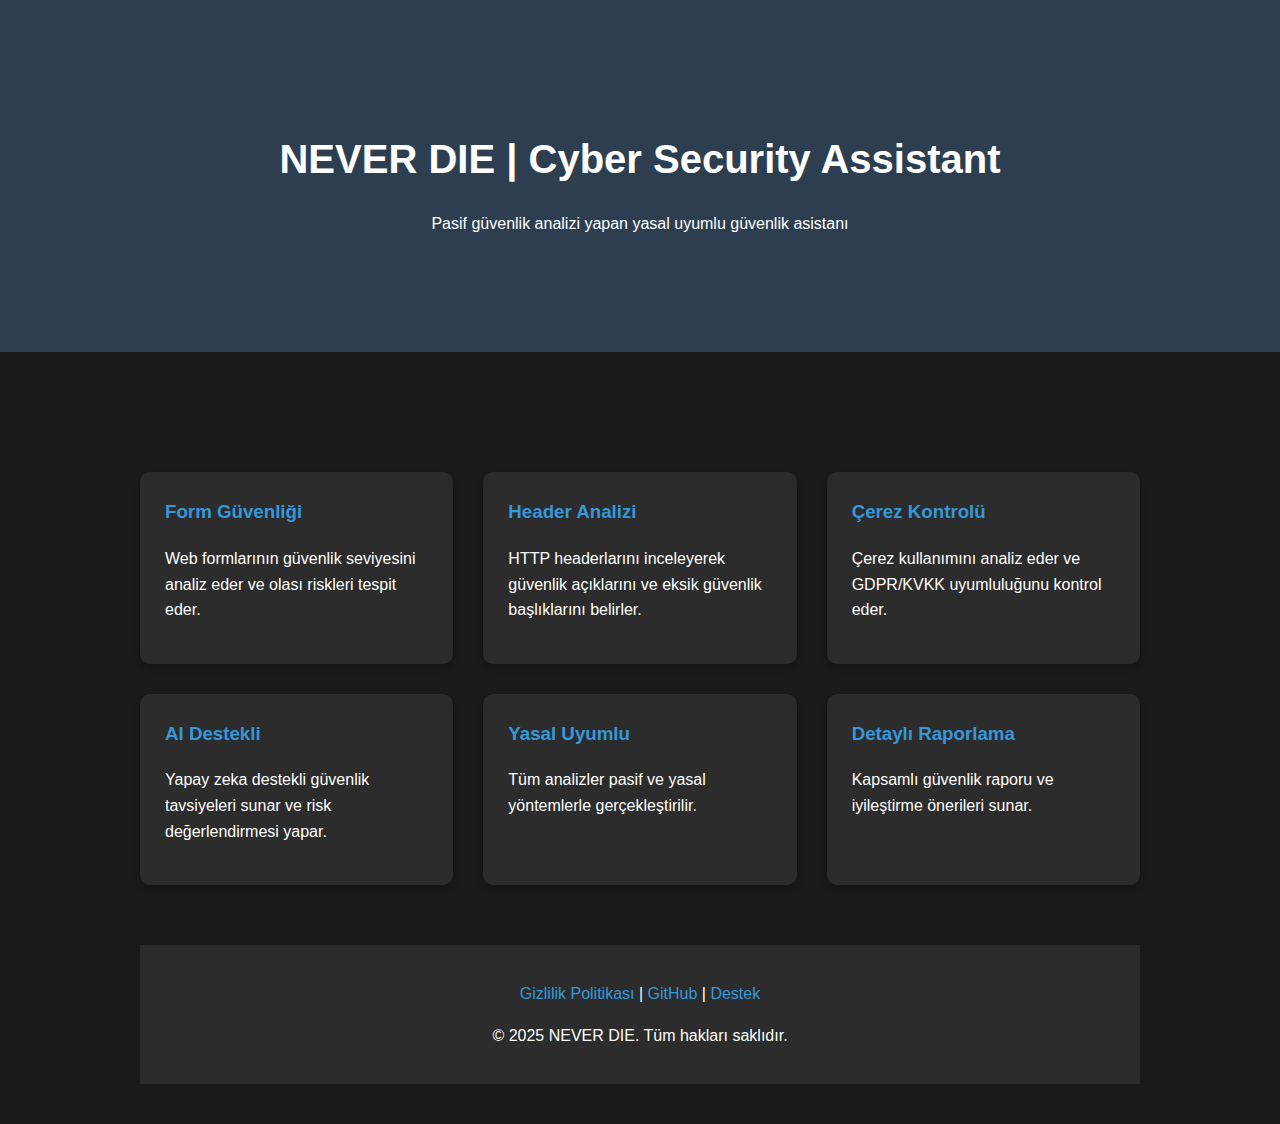
<file: docs/index.html>
<!DOCTYPE html>
<html lang="tr">
<head>
    <meta charset="UTF-8">
    <meta name="viewport" content="width=device-width, initial-scale=1.0">
    <title>NEVER DIE | Cyber Security Assistant</title>
    <style>
        body {
            font-family: -apple-system, BlinkMacSystemFont, 'Segoe UI', Roboto, sans-serif;
            line-height: 1.6;
            margin: 0;
            padding: 0;
            background: #1a1a1a;
            color: #fff;
        }
        .container {
            max-width: 1000px;
            margin: 0 auto;
            padding: 40px 20px;
        }
        .hero {
            text-align: center;
            padding: 60px 0;
            background: #2c3e50;
            margin-bottom: 40px;
        }
        .hero h1 {
            font-size: 2.5em;
            margin-bottom: 20px;
        }
        .features {
            display: grid;
            grid-template-columns: repeat(auto-fit, minmax(250px, 1fr));
            gap: 30px;
            margin: 40px 0;
        }
        .feature-card {
            background: #2c2c2c;
            padding: 25px;
            border-radius: 10px;
            box-shadow: 0 4px 6px rgba(0,0,0,0.2);
        }
        .feature-card h3 {
            color: #3498db;
            margin-top: 0;
        }
        .cta-button {
            display: inline-block;
            background: #3498db;
            color: white;
            padding: 12px 30px;
            border-radius: 5px;
            text-decoration: none;
            margin-top: 20px;
            transition: background 0.3s;
        }
        .cta-button:hover {
            background: #2980b9;
        }
        .footer {
            text-align: center;
            padding: 20px;
            background: #2c2c2c;
            margin-top: 60px;
        }
        .footer a {
            color: #3498db;
            text-decoration: none;
        }
        .footer a:hover {
            text-decoration: underline;
        }
    </style>
</head>
<body>
    <div class="hero">
        <div class="container">
            <h1>NEVER DIE | Cyber Security Assistant</h1>
            <p>Pasif güvenlik analizi yapan yasal uyumlu güvenlik asistanı</p>
        </div>
    </div>

    <div class="container">
        <div class="features">
            <div class="feature-card">
                <h3>Form Güvenliği</h3>
                <p>Web formlarının güvenlik seviyesini analiz eder ve olası riskleri tespit eder.</p>
            </div>
            <div class="feature-card">
                <h3>Header Analizi</h3>
                <p>HTTP headerlarını inceleyerek güvenlik açıklarını ve eksik güvenlik başlıklarını belirler.</p>
            </div>
            <div class="feature-card">
                <h3>Çerez Kontrolü</h3>
                <p>Çerez kullanımını analiz eder ve GDPR/KVKK uyumluluğunu kontrol eder.</p>
            </div>
            <div class="feature-card">
                <h3>AI Destekli</h3>
                <p>Yapay zeka destekli güvenlik tavsiyeleri sunar ve risk değerlendirmesi yapar.</p>
            </div>
            <div class="feature-card">
                <h3>Yasal Uyumlu</h3>
                <p>Tüm analizler pasif ve yasal yöntemlerle gerçekleştirilir.</p>
            </div>
            <div class="feature-card">
                <h3>Detaylı Raporlama</h3>
                <p>Kapsamlı güvenlik raporu ve iyileştirme önerileri sunar.</p>
            </div>
        </div>

        <div class="footer">
            <p>
                <a href="privacy-policy.html">Gizlilik Politikası</a> | 
                <a href="https://github.com/zwennnnn/neverdie-cyber-assistant">GitHub</a> | 
                <a href="https://github.com/zwennnnn/neverdie-cyber-assistant/issues">Destek</a>
            </p>
            <p>© 2025 NEVER DIE. Tüm hakları saklıdır.</p>
        </div>
    </div>
</body>
</html>
</file>
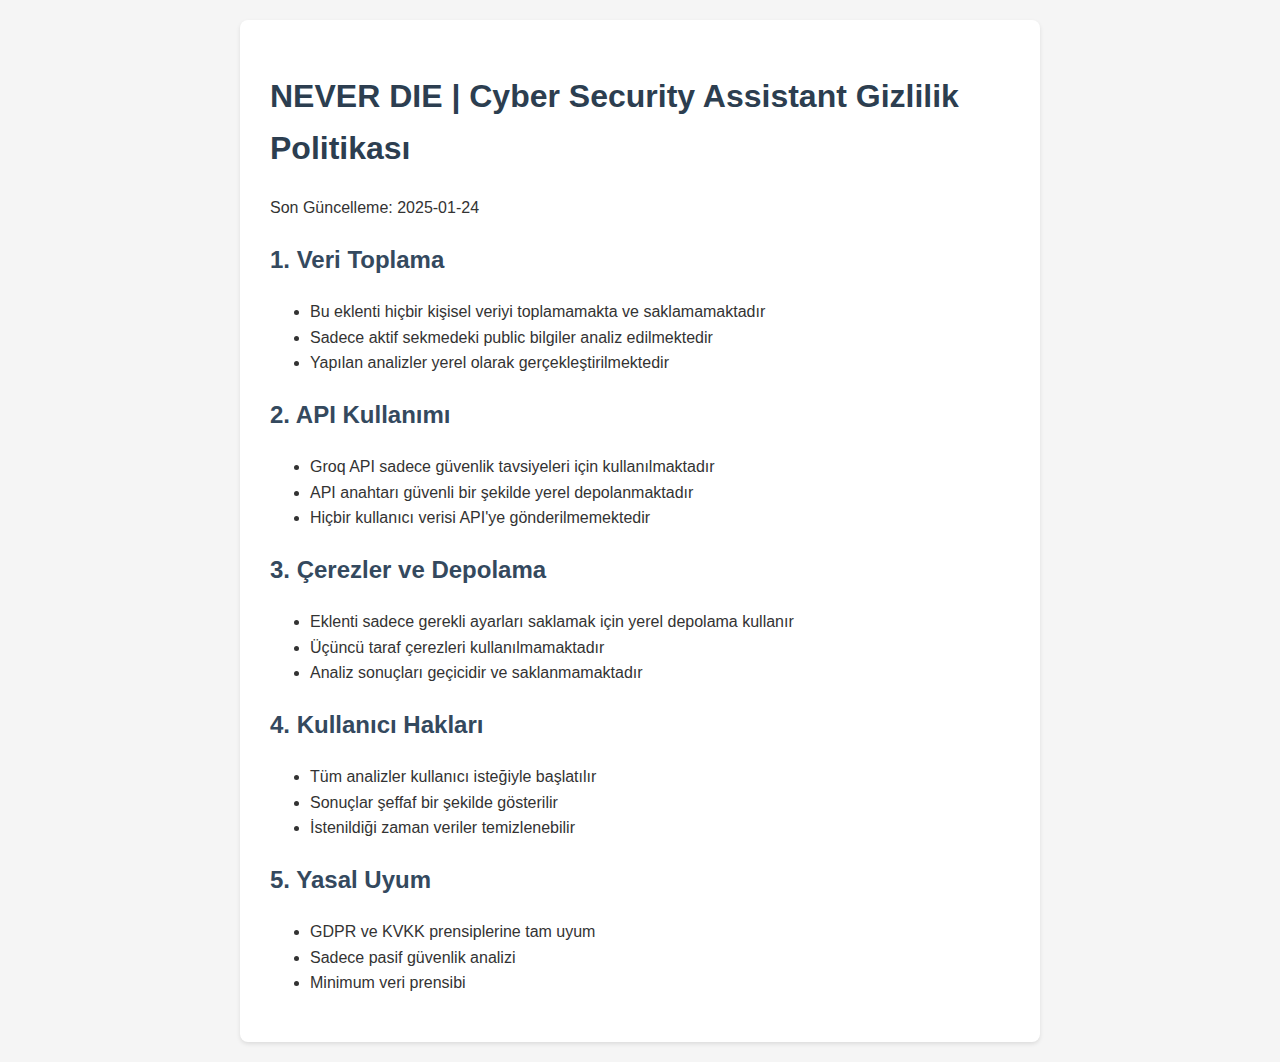
<file: docs/privacy-policy.html>
<!DOCTYPE html>
<html lang="tr">
<head>
    <meta charset="UTF-8">
    <meta name="viewport" content="width=device-width, initial-scale=1.0">
    <title>NEVER DIE | Gizlilik Politikası</title>
    <style>
        body {
            font-family: -apple-system, BlinkMacSystemFont, 'Segoe UI', Roboto, sans-serif;
            line-height: 1.6;
            max-width: 800px;
            margin: 0 auto;
            padding: 20px;
            background: #f5f5f5;
            color: #333;
        }
        .container {
            background: white;
            padding: 30px;
            border-radius: 8px;
            box-shadow: 0 2px 4px rgba(0,0,0,0.1);
        }
        h1 { color: #2c3e50; }
        h2 { color: #34495e; }
    </style>
</head>
<body>
    <div class="container">
        <h1>NEVER DIE | Cyber Security Assistant Gizlilik Politikası</h1>
        <p>Son Güncelleme: 2025-01-24</p>

        <h2>1. Veri Toplama</h2>
        <ul>
            <li>Bu eklenti hiçbir kişisel veriyi toplamamakta ve saklamamaktadır</li>
            <li>Sadece aktif sekmedeki public bilgiler analiz edilmektedir</li>
            <li>Yapılan analizler yerel olarak gerçekleştirilmektedir</li>
        </ul>

        <h2>2. API Kullanımı</h2>
        <ul>
            <li>Groq API sadece güvenlik tavsiyeleri için kullanılmaktadır</li>
            <li>API anahtarı güvenli bir şekilde yerel depolanmaktadır</li>
            <li>Hiçbir kullanıcı verisi API'ye gönderilmemektedir</li>
        </ul>

        <h2>3. Çerezler ve Depolama</h2>
        <ul>
            <li>Eklenti sadece gerekli ayarları saklamak için yerel depolama kullanır</li>
            <li>Üçüncü taraf çerezleri kullanılmamaktadır</li>
            <li>Analiz sonuçları geçicidir ve saklanmamaktadır</li>
        </ul>

        <h2>4. Kullanıcı Hakları</h2>
        <ul>
            <li>Tüm analizler kullanıcı isteğiyle başlatılır</li>
            <li>Sonuçlar şeffaf bir şekilde gösterilir</li>
            <li>İstenildiği zaman veriler temizlenebilir</li>
        </ul>

        <h2>5. Yasal Uyum</h2>
        <ul>
            <li>GDPR ve KVKK prensiplerine tam uyum</li>
            <li>Sadece pasif güvenlik analizi</li>
            <li>Minimum veri prensibi</li>
        </ul>
    </div>
</body>
</html>
</file>
